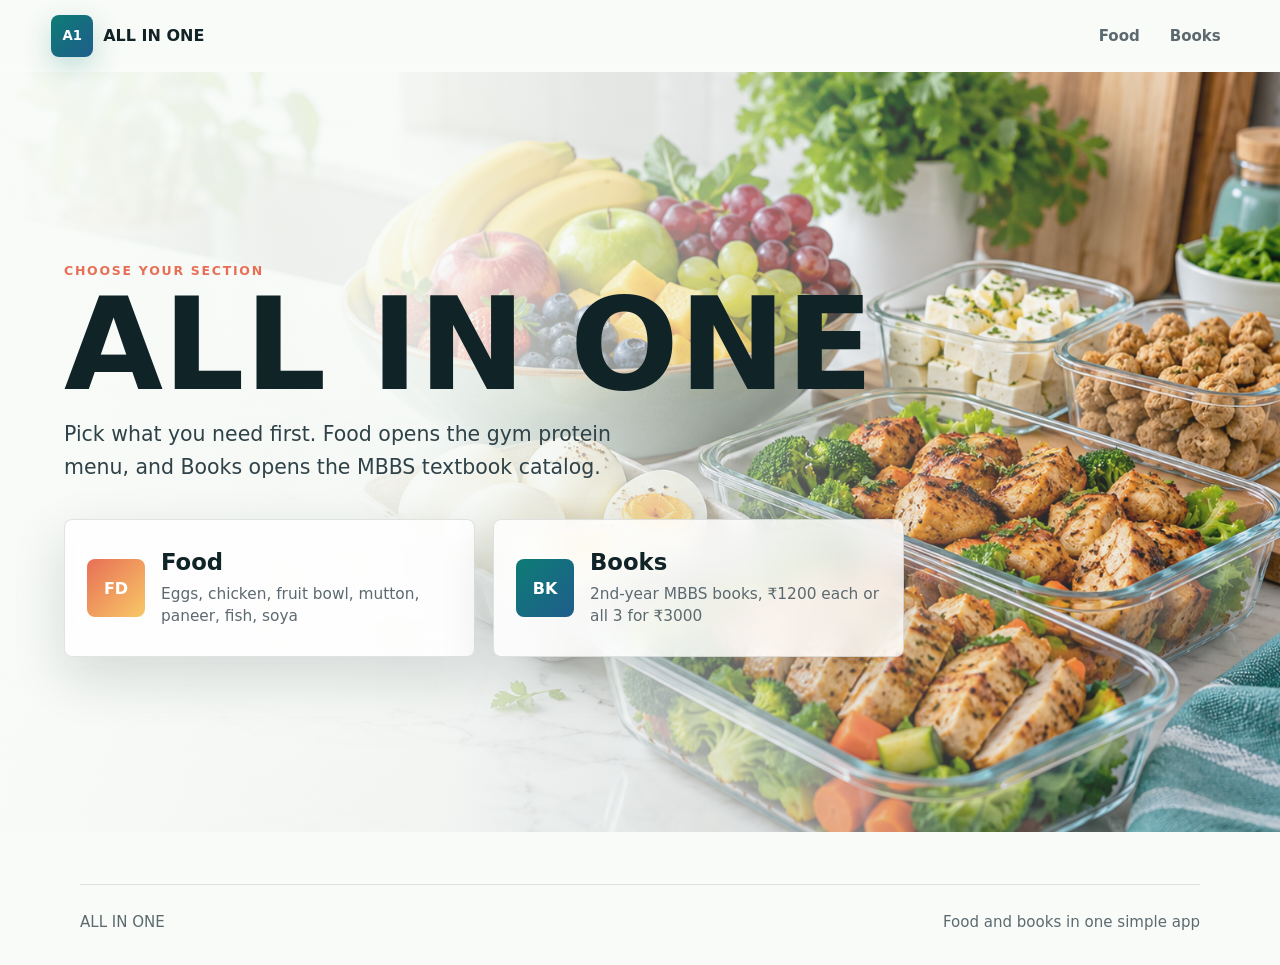
<file: index.html>
<!DOCTYPE html>
<html lang="en">
  <head>
    <meta charset="UTF-8" />
    <meta name="viewport" content="width=device-width, initial-scale=1.0" />
    <title>ALL IN ONE | Choose Food or Books</title>
    <meta
      name="description"
      content="ALL IN ONE app for gym protein food orders and second-year MBBS book bookings."
    />
    <link rel="stylesheet" href="styles.css" />
  </head>
  <body>
    <header class="site-header" aria-label="ALL IN ONE header">
      <a class="brand" href="index.html" aria-label="ALL IN ONE home">
        <span class="brand-mark">A1</span>
        <span>ALL IN ONE</span>
      </a>
      <nav class="nav-actions" aria-label="Primary pages">
        <a href="food.html">Food</a>
        <a href="books.html">Books</a>
      </nav>
    </header>

    <main>
      <section class="landing-hero" aria-label="Choose a section">
        <img
          class="hero-image"
          src="assets/food-hero.png"
          alt="Fresh fruit bowl, boiled eggs, and grilled chicken meal prep"
        />
        <div class="hero-overlay" aria-hidden="true"></div>
        <div class="landing-content">
          <p class="eyebrow">Choose Your Section</p>
          <h1>ALL IN ONE</h1>
          <p class="hero-copy">
            Pick what you need first. Food opens the gym protein menu, and Books opens the MBBS textbook catalog.
          </p>

          <div class="choice-grid" aria-label="Available sections">
            <a class="choice-card food-choice" href="food.html">
              <span class="choice-icon">FD</span>
              <span>
                <strong>Food</strong>
                <small>Eggs, chicken, fruit bowl, mutton, paneer, fish, soya</small>
              </span>
            </a>
            <a class="choice-card book-choice" href="books.html">
              <span class="choice-icon">BK</span>
              <span>
                <strong>Books</strong>
                <small>2nd-year MBBS books, ₹1200 each or all 3 for ₹3000</small>
              </span>
            </a>
          </div>
        </div>
      </section>
    </main>

    <footer class="site-footer">
      <span>ALL IN ONE</span>
      <span>Food and books in one simple app</span>
    </footer>
  </body>
</html>
</file>
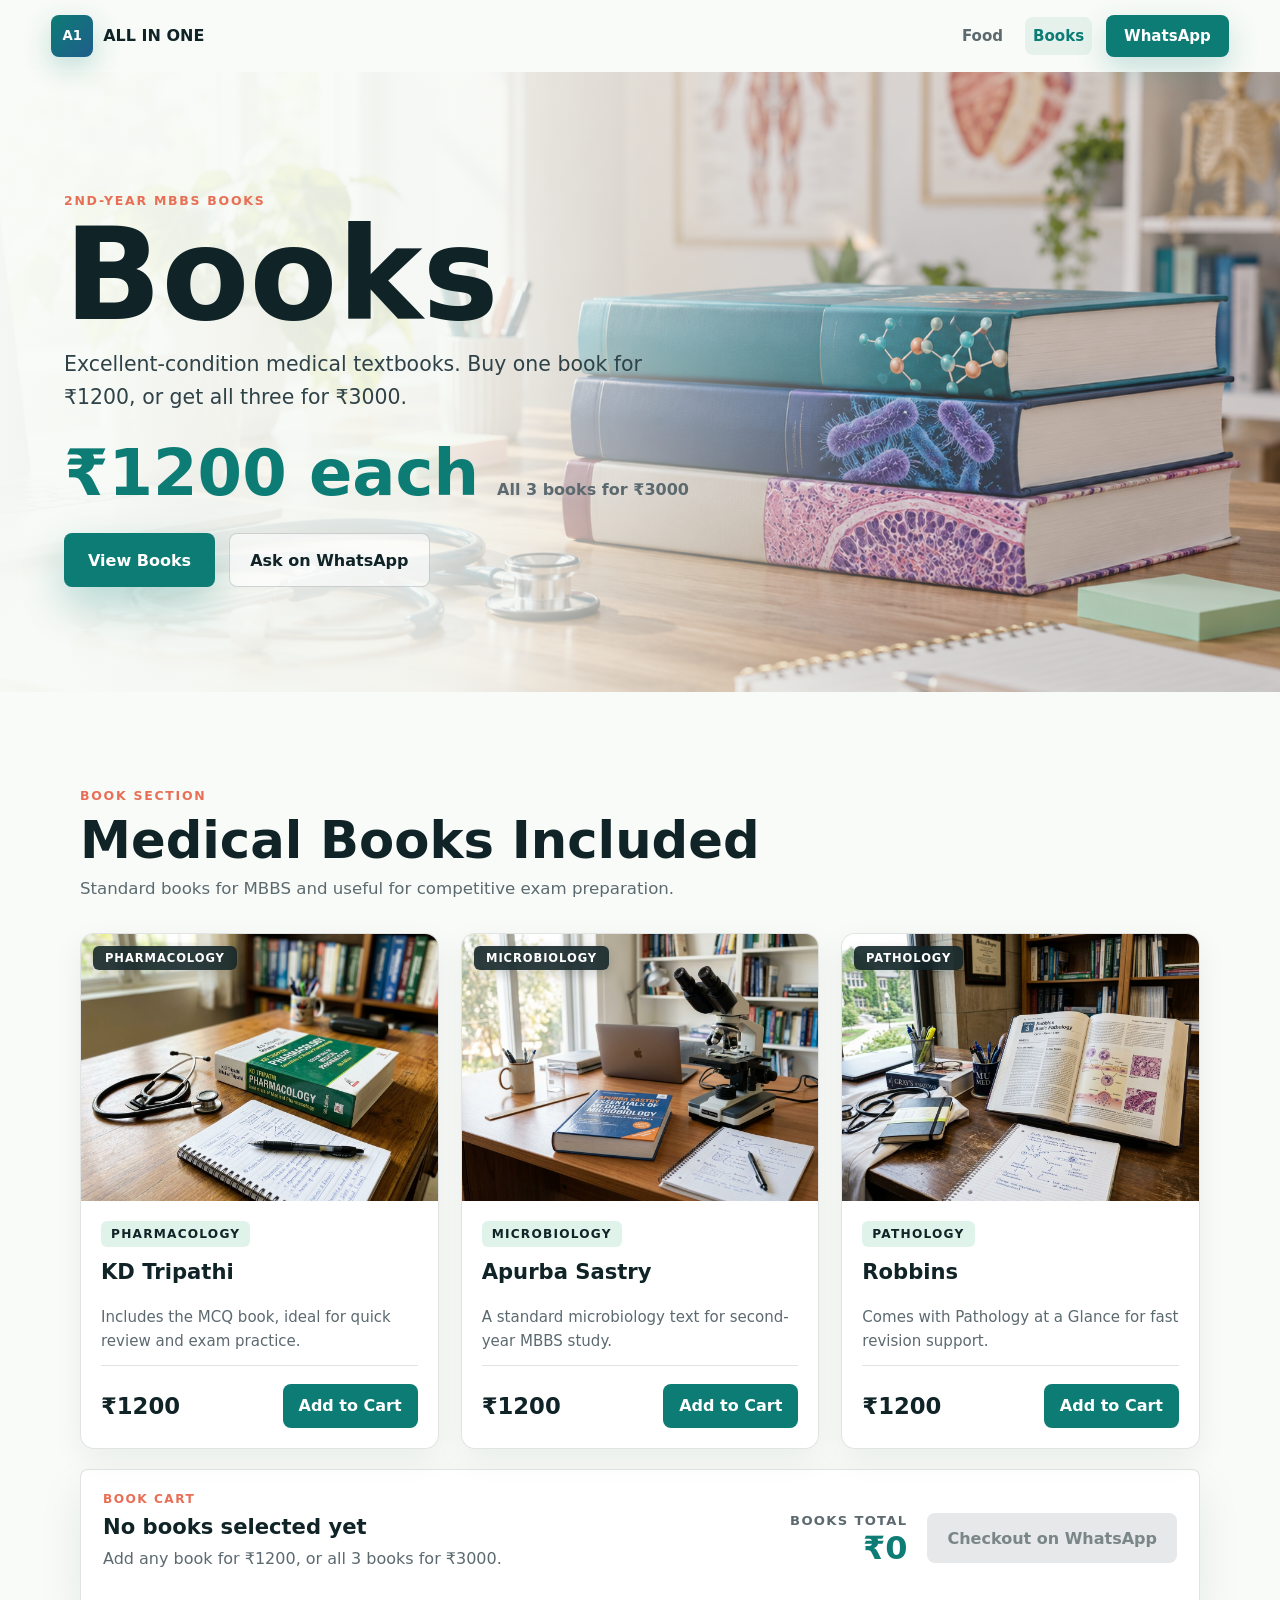
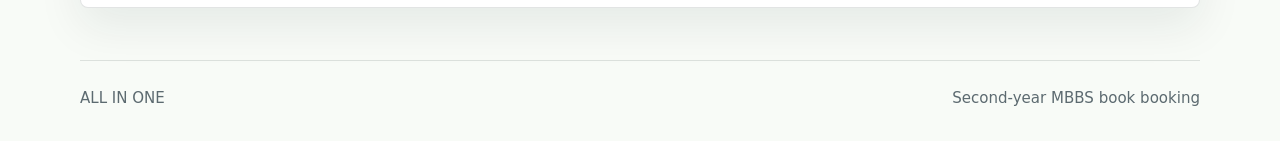
<file: books.html>
<!DOCTYPE html>
<html lang="en">
  <head>
    <meta charset="UTF-8" />
    <meta name="viewport" content="width=device-width, initial-scale=1.0" />
    <title>ALL IN ONE | MBBS Books</title>
    <meta
      name="description"
      content="Second-year MBBS books: KD Tripathi, Apurba Sastry, and Robbins. Book through WhatsApp."
    />
    <link rel="stylesheet" href="styles.css" />
  </head>
  <body data-page="books">
    <header class="site-header" aria-label="ALL IN ONE books header">
      <a class="brand" href="index.html" aria-label="ALL IN ONE home">
        <span class="brand-mark">A1</span>
        <span>ALL IN ONE</span>
      </a>
      <nav class="nav-actions" aria-label="Primary pages">
        <a href="food.html">Food</a>
        <a class="active" href="books.html">Books</a>
        <a class="nav-button js-whatsapp-link" href="#">WhatsApp</a>
      </nav>
    </header>

    <main>
      <section class="hero page-hero" aria-label="Books hero">
        <img
          class="hero-image"
          src="assets/medico-books-hero.png"
          alt="A neat study desk with stacked medical textbooks and a stethoscope"
        />
        <div class="hero-overlay" aria-hidden="true"></div>
        <div class="hero-content">
          <p class="eyebrow">2nd-Year MBBS Books</p>
          <h1>Books</h1>
          <p class="hero-copy">
            Excellent-condition medical textbooks. Buy one book for ₹1200, or get all three for ₹3000.
          </p>
          <div class="hero-price" aria-label="Book prices">
            <span class="price">₹1200 each</span>
            <span class="compare">All 3 books for ₹3000</span>
          </div>
          <div class="hero-actions">
            <a class="primary-action" href="#books-menu">View Books</a>
            <a class="secondary-action js-whatsapp-link" href="#">Ask on WhatsApp</a>
          </div>
        </div>
      </section>

      <section class="catalog-section" id="books-menu" aria-labelledby="books-title">
        <div class="section-heading">
          <p class="eyebrow">Book Section</p>
          <h2 id="books-title">Medical Books Included</h2>
          <p class="section-copy">Standard books for MBBS and useful for competitive exam preparation.</p>
        </div>

        <div class="book-grid">
          <article class="book-card">
            <div class="book-media">
              <img src="assets/book-pharmacology.jpg" alt="KD Tripathi Pharmacology" class="book-img" loading="lazy" />
              <span class="book-badge">Pharmacology</span>
            </div>
            <div class="book-details">
              <p class="subject">Pharmacology</p>
              <h3>KD Tripathi</h3>
              <p>Includes the MCQ book, ideal for quick review and exam practice.</p>
              <div class="book-buy-row">
                <span class="book-price">₹1200</span>
                <button class="cart-button js-cart-toggle" type="button" data-book-id="kd-tripathi">Add to Cart</button>
              </div>
            </div>
          </article>

          <article class="book-card">
            <div class="book-media">
              <img src="assets/book-microbiology.jpg" alt="Apurba Sastry Microbiology" class="book-img" loading="lazy" />
              <span class="book-badge">Microbiology</span>
            </div>
            <div class="book-details">
              <p class="subject">Microbiology</p>
              <h3>Apurba Sastry</h3>
              <p>A standard microbiology text for second-year MBBS study.</p>
              <div class="book-buy-row">
                <span class="book-price">₹1200</span>
                <button class="cart-button js-cart-toggle" type="button" data-book-id="apurba-sastry">Add to Cart</button>
              </div>
            </div>
          </article>

          <article class="book-card">
            <div class="book-media">
              <img src="assets/book-pathology.jpg" alt="Robbins Pathology" class="book-img" loading="lazy" />
              <span class="book-badge">Pathology</span>
            </div>
            <div class="book-details">
              <p class="subject">Pathology</p>
              <h3>Robbins</h3>
              <p>Comes with Pathology at a Glance for fast revision support.</p>
              <div class="book-buy-row">
                <span class="book-price">₹1200</span>
                <button class="cart-button js-cart-toggle" type="button" data-book-id="robbins">Add to Cart</button>
              </div>
            </div>
          </article>
        </div>

        <aside class="cart-panel" aria-label="Books cart summary">
          <div>
            <div class="cart-header-row">
              <p class="cart-label">Book Cart</p>
              <button type="button" class="cart-clear-btn" id="cart-clear-btn" style="display: none;" aria-label="Clear all books">Clear all</button>
            </div>
            <h3 id="cart-title">No books selected yet</h3>
            <p class="cart-note" id="cart-note">Add any book for ₹1200, or all 3 books for ₹3000.</p>
            <ul class="cart-items" id="cart-items"></ul>
          </div>
          <div class="cart-total" aria-live="polite">
            <span id="cart-total-label">Books Total</span>
            <strong id="cart-total">₹0</strong>
          </div>
          <a class="cart-checkout js-whatsapp-link" href="#" aria-disabled="true">Checkout on WhatsApp</a>
        </aside>
      </section>
    </main>

    <footer class="site-footer">
      <span>ALL IN ONE</span>
      <span>Second-year MBBS book booking</span>
    </footer>

    <script src="script.js"></script>
  </body>
</html>
</file>
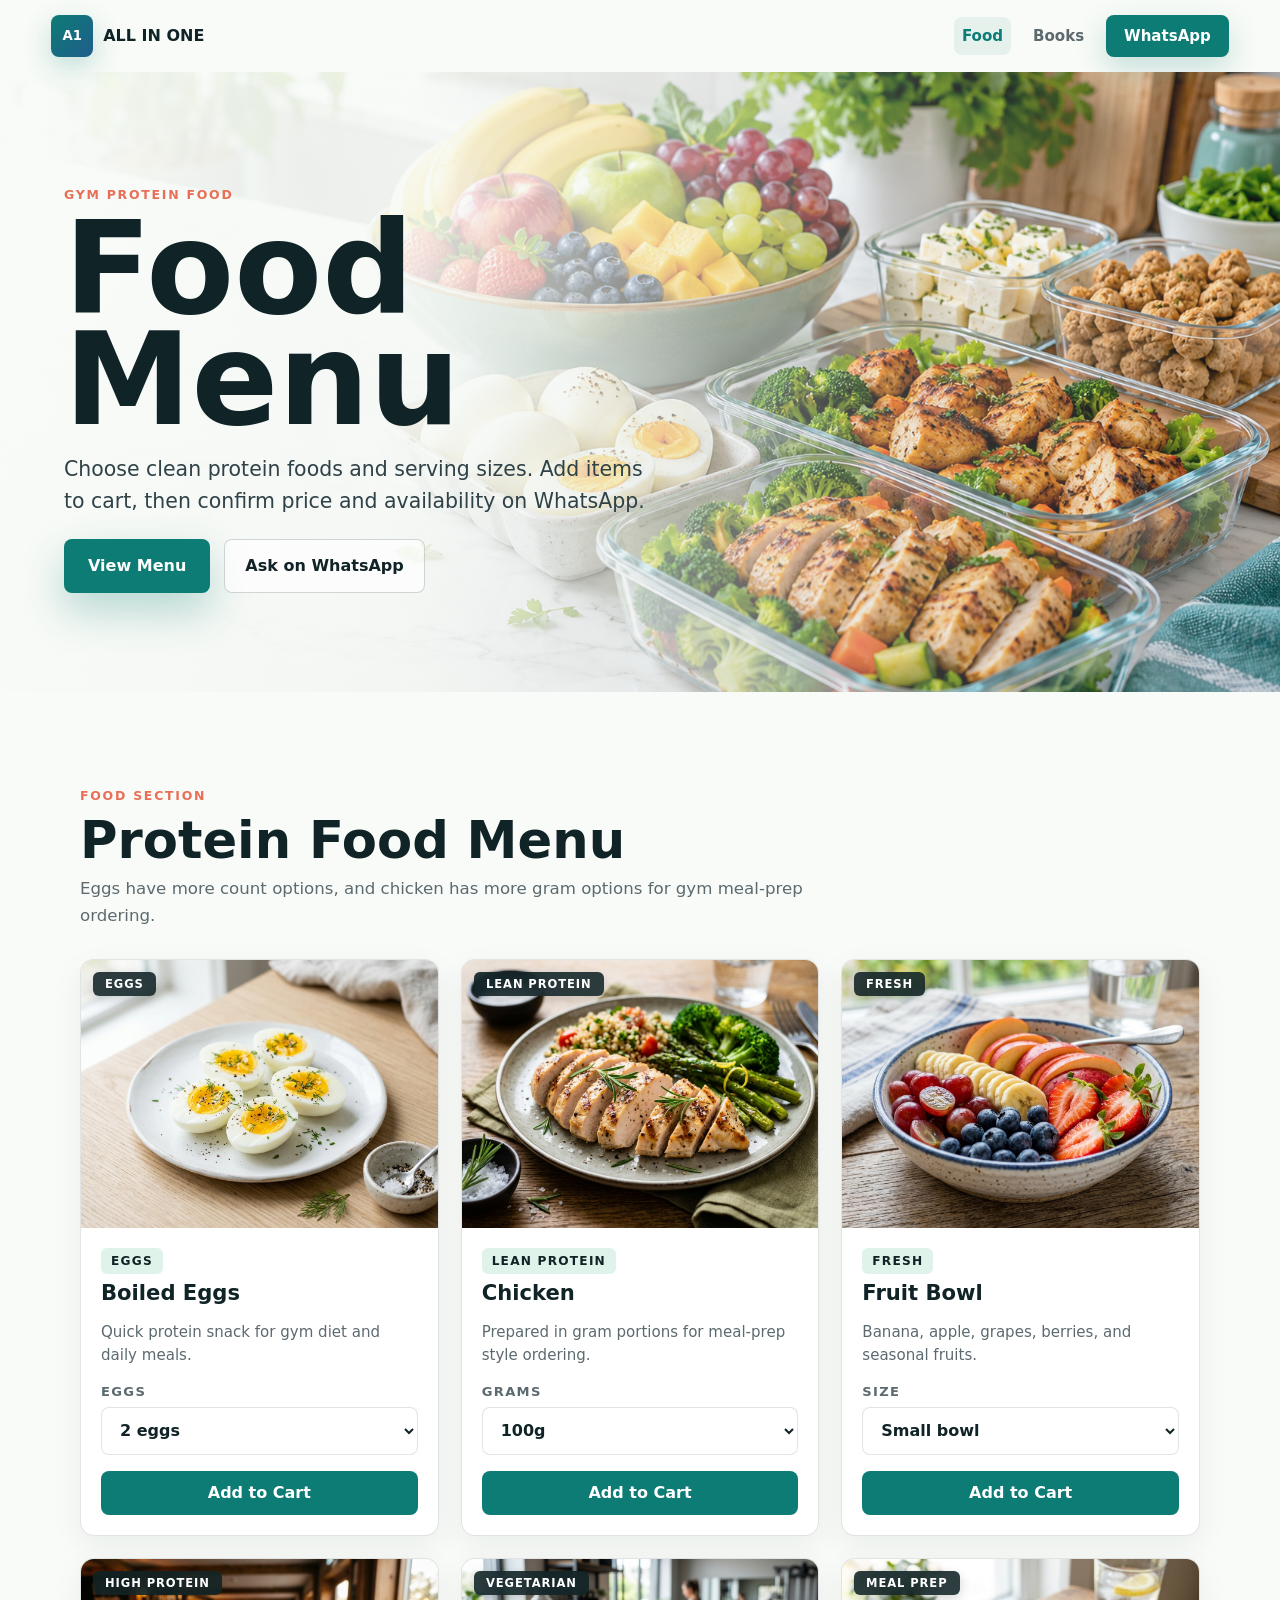
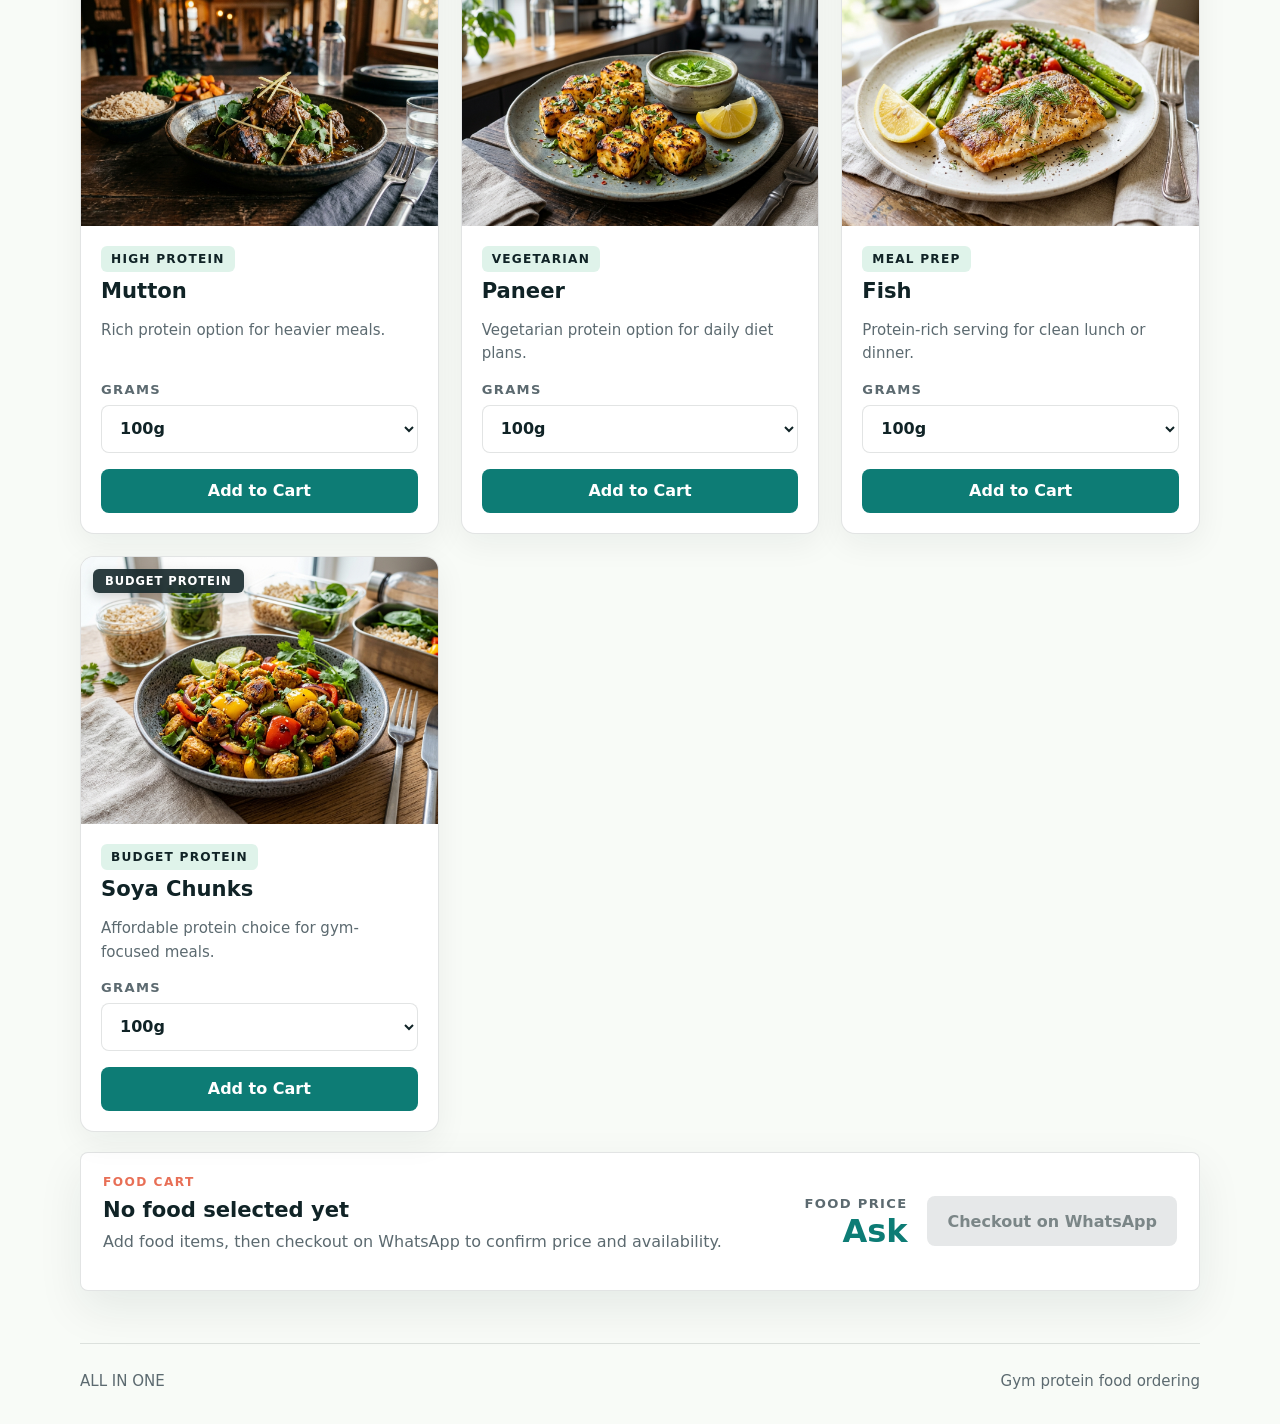
<file: food.html>
<!DOCTYPE html>
<html lang="en">
  <head>
    <meta charset="UTF-8" />
    <meta name="viewport" content="width=device-width, initial-scale=1.0" />
    <title>ALL IN ONE | Gym Protein Food</title>
    <meta
      name="description"
      content="Order gym protein foods like boiled eggs, chicken, fruit bowl, mutton, paneer, fish, and soya through WhatsApp."
    />
    <link rel="stylesheet" href="styles.css" />
  </head>
  <body data-page="food">
    <header class="site-header" aria-label="ALL IN ONE food header">
      <a class="brand" href="index.html" aria-label="ALL IN ONE home">
        <span class="brand-mark">A1</span>
        <span>ALL IN ONE</span>
      </a>
      <nav class="nav-actions" aria-label="Primary pages">
        <a class="active" href="food.html">Food</a>
        <a href="books.html">Books</a>
        <a class="nav-button js-whatsapp-link" href="#">WhatsApp</a>
      </nav>
    </header>

    <main>
      <section class="hero page-hero" aria-label="Gym food hero">
        <img
          class="hero-image"
          src="assets/food-hero.png"
          alt="Fruit bowl, boiled eggs, and grilled chicken meal prep"
        />
        <div class="hero-overlay" aria-hidden="true"></div>
        <div class="hero-content">
          <p class="eyebrow">Gym Protein Food</p>
          <h1>Food Menu</h1>
          <p class="hero-copy">
            Choose clean protein foods and serving sizes. Add items to cart, then confirm price and availability on WhatsApp.
          </p>
          <div class="hero-actions">
            <a class="primary-action" href="#food-menu">View Menu</a>
            <a class="secondary-action js-whatsapp-link" href="#">Ask on WhatsApp</a>
          </div>
        </div>
      </section>

      <section class="catalog-section" id="food-menu" aria-labelledby="food-title">
        <div class="section-heading">
          <p class="eyebrow">Food Section</p>
          <h2 id="food-title">Protein Food Menu</h2>
          <p class="section-copy">
            Eggs have more count options, and chicken has more gram options for gym meal-prep ordering.
          </p>
        </div>

        <div class="food-grid">
          <article class="food-card" data-food-name="Boiled Eggs">
            <div class="food-media">
              <img src="assets/food-boiled-eggs.jpg" alt="Boiled Eggs" class="food-img" loading="lazy" />
              <span class="food-badge">Eggs</span>
            </div>
            <div class="food-body">
              <div>
                <p class="subject">Eggs</p>
                <h3>Boiled Eggs</h3>
                <p>Quick protein snack for gym diet and daily meals.</p>
              </div>
              <label>
                Eggs
                <select class="food-serving">
                  <option>2 eggs</option>
                  <option>4 eggs</option>
                  <option>6 eggs</option>
                  <option>8 eggs</option>
                  <option>10 eggs</option>
                  <option>12 eggs</option>
                  <option>15 eggs</option>
                  <option>30 eggs</option>
                </select>
              </label>
              <button class="cart-button js-food-add" type="button">Add to Cart</button>
            </div>
          </article>

          <article class="food-card" data-food-name="Chicken">
            <div class="food-media">
              <img src="assets/food-chicken.jpg" alt="Chicken Breast" class="food-img" loading="lazy" />
              <span class="food-badge">Lean Protein</span>
            </div>
            <div class="food-body">
              <div>
                <p class="subject">Lean Protein</p>
                <h3>Chicken</h3>
                <p>Prepared in gram portions for meal-prep style ordering.</p>
              </div>
              <label>
                Grams
                <select class="food-serving">
                  <option>100g</option>
                  <option>150g</option>
                  <option>200g</option>
                  <option>250g</option>
                  <option>300g</option>
                  <option>500g</option>
                  <option>750g</option>
                  <option>1kg</option>
                </select>
              </label>
              <button class="cart-button js-food-add" type="button">Add to Cart</button>
            </div>
          </article>

          <article class="food-card" data-food-name="Fruit Bowl">
            <div class="food-media">
              <img src="assets/food-fruit-bowl.jpg" alt="Fresh Fruit Bowl" class="food-img" loading="lazy" />
              <span class="food-badge">Fresh</span>
            </div>
            <div class="food-body">
              <div>
                <p class="subject">Fresh</p>
                <h3>Fruit Bowl</h3>
                <p>Banana, apple, grapes, berries, and seasonal fruits.</p>
              </div>
              <label>
                Size
                <select class="food-serving">
                  <option>Small bowl</option>
                  <option>Medium bowl</option>
                  <option>Large bowl</option>
                </select>
              </label>
              <button class="cart-button js-food-add" type="button">Add to Cart</button>
            </div>
          </article>

          <article class="food-card" data-food-name="Mutton">
            <div class="food-media">
              <img src="assets/food-mutton.jpg" alt="Tender Mutton Meal" class="food-img" loading="lazy" />
              <span class="food-badge">High Protein</span>
            </div>
            <div class="food-body">
              <div>
                <p class="subject">High Protein</p>
                <h3>Mutton</h3>
                <p>Rich protein option for heavier meals.</p>
              </div>
              <label>
                Grams
                <select class="food-serving">
                  <option>100g</option>
                  <option>250g</option>
                  <option>500g</option>
                  <option>750g</option>
                  <option>1kg</option>
                </select>
              </label>
              <button class="cart-button js-food-add" type="button">Add to Cart</button>
            </div>
          </article>

          <article class="food-card" data-food-name="Paneer">
            <div class="food-media">
              <img src="assets/food-paneer.jpg" alt="Grilled Paneer Cubes" class="food-img" loading="lazy" />
              <span class="food-badge">Vegetarian</span>
            </div>
            <div class="food-body">
              <div>
                <p class="subject">Vegetarian</p>
                <h3>Paneer</h3>
                <p>Vegetarian protein option for daily diet plans.</p>
              </div>
              <label>
                Grams
                <select class="food-serving">
                  <option>100g</option>
                  <option>250g</option>
                  <option>500g</option>
                  <option>750g</option>
                  <option>1kg</option>
                </select>
              </label>
              <button class="cart-button js-food-add" type="button">Add to Cart</button>
            </div>
          </article>

          <article class="food-card" data-food-name="Fish">
            <div class="food-media">
              <img src="assets/food-fish.jpg" alt="Seared Fish Fillet" class="food-img" loading="lazy" />
              <span class="food-badge">Meal Prep</span>
            </div>
            <div class="food-body">
              <div>
                <p class="subject">Meal Prep</p>
                <h3>Fish</h3>
                <p>Protein-rich serving for clean lunch or dinner.</p>
              </div>
              <label>
                Grams
                <select class="food-serving">
                  <option>100g</option>
                  <option>250g</option>
                  <option>500g</option>
                  <option>750g</option>
                  <option>1kg</option>
                </select>
              </label>
              <button class="cart-button js-food-add" type="button">Add to Cart</button>
            </div>
          </article>

          <article class="food-card" data-food-name="Soya Chunks">
            <div class="food-media">
              <img src="assets/food-soya-chunks.jpg" alt="Soya Chunks Meal" class="food-img" loading="lazy" />
              <span class="food-badge">Budget Protein</span>
            </div>
            <div class="food-body">
              <div>
                <p class="subject">Budget Protein</p>
                <h3>Soya Chunks</h3>
                <p>Affordable protein choice for gym-focused meals.</p>
              </div>
              <label>
                Grams
                <select class="food-serving">
                  <option>100g</option>
                  <option>250g</option>
                  <option>500g</option>
                  <option>750g</option>
                  <option>1kg</option>
                </select>
              </label>
              <button class="cart-button js-food-add" type="button">Add to Cart</button>
            </div>
          </article>
        </div>

        <aside class="cart-panel" aria-label="Food cart summary">
          <div>
            <div class="cart-header-row">
              <p class="cart-label">Food Cart</p>
              <button type="button" class="cart-clear-btn" id="cart-clear-btn" style="display: none;" aria-label="Clear all food items">Clear all</button>
            </div>
            <h3 id="cart-title">No food selected yet</h3>
            <p class="cart-note" id="cart-note">Add food items, then checkout on WhatsApp to confirm price and availability.</p>
            <ul class="cart-items" id="cart-items"></ul>
          </div>
          <div class="cart-total" aria-live="polite">
            <span id="cart-total-label">Food Price</span>
            <strong id="cart-total">Ask</strong>
          </div>
          <a class="cart-checkout js-whatsapp-link" href="#" aria-disabled="true">Checkout on WhatsApp</a>
        </aside>
      </section>
    </main>

    <footer class="site-footer">
      <span>ALL IN ONE</span>
      <span>Gym protein food ordering</span>
    </footer>

    <script src="script.js"></script>
  </body>
</html>
</file>
<file: styles.css>
:root {
  --ink: #102326;
  --muted: #5c6a70;
  --paper: #f8fbf7;
  --teal: #0d7c75;
  --mint: #dff3ea;
  --coral: #e86f56;
  --sun: #f8c867;
  --blue: #1f5d8c;
  --line: rgba(16, 35, 38, 0.12);
  --shadow: 0 24px 70px rgba(16, 35, 38, 0.16);
  font-family: Inter, ui-sans-serif, system-ui, -apple-system, BlinkMacSystemFont, "Segoe UI", sans-serif;
}

* {
  box-sizing: border-box;
}

html {
  scroll-behavior: smooth;
}

body {
  margin: 0;
  color: var(--ink);
  background: var(--paper);
  min-width: 320px;
}

a {
  color: inherit;
  text-decoration: none;
}

button,
select,
a {
  -webkit-tap-highlight-color: transparent;
}

a:focus-visible,
button:focus-visible,
select:focus-visible {
  outline: 3px solid rgba(232, 111, 86, 0.45);
  outline-offset: 3px;
}

.site-header {
  position: sticky;
  top: 0;
  z-index: 20;
  display: flex;
  align-items: center;
  justify-content: space-between;
  gap: 18px;
  min-height: 72px;
  padding: 14px clamp(18px, 4vw, 56px);
  border-bottom: 1px solid rgba(255, 255, 255, 0.26);
  background: rgba(248, 251, 247, 0.86);
  backdrop-filter: blur(18px);
}

.brand {
  display: inline-flex;
  align-items: center;
  gap: 10px;
  font-weight: 800;
  letter-spacing: 0;
  transition: transform 160ms ease;
}

.brand:hover {
  transform: translateY(-1px);
}

.brand-mark {
  display: grid;
  place-items: center;
  width: 42px;
  height: 42px;
  border-radius: 8px;
  color: #fff;
  background: linear-gradient(135deg, var(--teal), var(--blue));
  box-shadow: 0 10px 28px rgba(13, 124, 117, 0.24);
  font-size: 0.83rem;
}

.nav-actions {
  display: flex;
  align-items: center;
  gap: 14px;
  color: var(--muted);
  font-weight: 700;
  font-size: 0.94rem;
}

.nav-actions a {
  border-radius: 8px;
  transition: color 160ms ease, background 160ms ease, transform 160ms ease;
}

.nav-actions a:not(.nav-button) {
  padding: 10px 8px;
}

.nav-actions a:hover {
  color: var(--teal);
  transform: translateY(-1px);
}

.nav-actions a.active {
  color: var(--teal);
  background: rgba(13, 124, 117, 0.08);
}

.nav-button {
  display: inline-flex;
  align-items: center;
  justify-content: center;
  min-height: 42px;
  padding: 0 18px;
  border-radius: 8px;
  color: #fff;
  background: var(--teal);
  box-shadow: 0 12px 30px rgba(13, 124, 117, 0.22);
}

.nav-button:hover {
  color: #fff;
  background: #0b6d67;
  box-shadow: 0 16px 34px rgba(13, 124, 117, 0.28);
}

.hero {
  position: relative;
  min-height: min(760px, calc(100svh - 66px));
  isolation: isolate;
  overflow: hidden;
  display: grid;
  align-items: center;
  padding: clamp(44px, 7vw, 92px) clamp(18px, 5vw, 74px);
}

.landing-hero {
  position: relative;
  min-height: min(760px, calc(100svh - 66px));
  isolation: isolate;
  overflow: hidden;
  display: grid;
  align-items: center;
  padding: clamp(44px, 7vw, 92px) clamp(18px, 5vw, 74px);
}

.page-hero {
  min-height: min(620px, calc(100svh - 66px));
}

.hero-image,
.hero-overlay {
  position: absolute;
  inset: 0;
  width: 100%;
  height: 100%;
}

.hero-image {
  z-index: -3;
  object-fit: cover;
  object-position: 64% center;
}

.hero-overlay {
  z-index: -2;
  background:
    linear-gradient(90deg, rgba(248, 251, 247, 0.98) 0%, rgba(248, 251, 247, 0.88) 33%, rgba(248, 251, 247, 0.22) 69%, rgba(248, 251, 247, 0.05) 100%),
    linear-gradient(0deg, rgba(16, 35, 38, 0.1), rgba(16, 35, 38, 0.02));
}

.hero-content {
  max-width: 670px;
  padding-top: 16px;
}

.landing-content {
  max-width: 900px;
  padding-top: 16px;
}

.eyebrow {
  margin: 0 0 12px;
  color: var(--coral);
  font-size: 0.78rem;
  font-weight: 900;
  letter-spacing: 0.14em;
  text-transform: uppercase;
}

h1,
h2,
h3,
p {
  margin-top: 0;
}

h1 {
  margin-bottom: 18px;
  font-size: clamp(3.5rem, 10vw, 8.5rem);
  line-height: 0.86;
  letter-spacing: 0;
}

h2 {
  margin-bottom: 10px;
  font-size: clamp(2rem, 4vw, 3.6rem);
  line-height: 1;
  letter-spacing: 0;
}

h3 {
  margin-bottom: 10px;
  font-size: 1.32rem;
  letter-spacing: 0;
}

.hero-copy {
  max-width: 590px;
  color: #2f4248;
  font-size: clamp(1.05rem, 2vw, 1.28rem);
  line-height: 1.6;
}

.hero-price {
  display: flex;
  align-items: baseline;
  flex-wrap: wrap;
  gap: 12px 18px;
  margin: 28px 0;
}

.price {
  font-size: clamp(2.4rem, 5vw, 4.4rem);
  line-height: 1;
  font-weight: 900;
  color: var(--teal);
}

.compare {
  color: var(--muted);
  font-weight: 800;
}

.hero-actions {
  display: flex;
  align-items: center;
  flex-wrap: wrap;
  gap: 14px;
}

.choice-grid {
  display: grid;
  grid-template-columns: repeat(2, minmax(0, 1fr));
  gap: 18px;
  max-width: 840px;
  margin-top: 36px;
}

.choice-card {
  display: grid;
  grid-template-columns: auto 1fr;
  align-items: center;
  gap: 16px;
  min-height: 138px;
  padding: 22px;
  border: 1px solid rgba(16, 35, 38, 0.12);
  border-radius: 8px;
  background: rgba(255, 255, 255, 0.82);
  box-shadow: 0 20px 54px rgba(16, 35, 38, 0.14);
  backdrop-filter: blur(12px);
  transition: transform 180ms ease, box-shadow 180ms ease, border-color 180ms ease;
}

.choice-card:hover {
  transform: translateY(-4px);
  border-color: rgba(13, 124, 117, 0.28);
  box-shadow: 0 24px 64px rgba(16, 35, 38, 0.18);
}

.choice-icon {
  display: grid;
  place-items: center;
  width: 58px;
  height: 58px;
  border-radius: 8px;
  color: #fff;
  font-weight: 900;
}

.food-choice .choice-icon {
  background: linear-gradient(135deg, var(--coral), var(--sun));
}

.book-choice .choice-icon {
  background: linear-gradient(135deg, var(--teal), var(--blue));
}

.choice-card strong,
.choice-card small {
  display: block;
}

.choice-card strong {
  margin-bottom: 8px;
  font-size: 1.42rem;
}

.choice-card small {
  color: var(--muted);
  font-size: 0.96rem;
  line-height: 1.45;
}

.primary-action,
.secondary-action {
  display: inline-flex;
  align-items: center;
  justify-content: center;
  min-height: 54px;
  border-radius: 8px;
  font-weight: 900;
  transition: transform 160ms ease, box-shadow 160ms ease, background 160ms ease, border-color 160ms ease, color 160ms ease;
}

.primary-action {
  gap: 10px;
  padding: 0 24px;
  color: #fff;
  background: var(--teal);
  box-shadow: 0 18px 42px rgba(13, 124, 117, 0.28);
}

.primary-action:hover {
  transform: translateY(-2px);
  background: #0b6d67;
  box-shadow: 0 22px 50px rgba(13, 124, 117, 0.34);
}

.primary-action.dark {
  background: var(--ink);
  box-shadow: none;
}

.secondary-action {
  padding: 0 20px;
  border: 1px solid rgba(16, 35, 38, 0.18);
  background: rgba(255, 255, 255, 0.62);
  color: var(--ink);
}

.secondary-action:hover {
  transform: translateY(-2px);
  border-color: rgba(13, 124, 117, 0.36);
  background: #fff;
  box-shadow: 0 14px 32px rgba(16, 35, 38, 0.1);
}

.button-icon {
  display: inline-grid;
  place-items: center;
  width: 22px;
  height: 22px;
  flex: 0 0 auto;
}

.button-icon svg {
  display: block;
  width: 100%;
  height: 100%;
  fill: currentColor;
}

.value-strip {
  display: grid;
  grid-template-columns: repeat(3, minmax(0, 1fr));
  gap: 1px;
  width: min(1120px, calc(100% - 36px));
  margin: -44px auto 0;
  position: relative;
  z-index: 4;
  overflow: hidden;
  border-radius: 8px;
  background: var(--line);
  box-shadow: var(--shadow);
}

.value-strip div {
  min-height: 118px;
  padding: 26px;
  background: #fff;
}

.value-strip strong,
.value-strip span {
  display: block;
}

.value-strip strong {
  margin-bottom: 8px;
  font-size: 1.05rem;
}

.value-strip span {
  color: var(--muted);
  line-height: 1.45;
}

.catalog-section {
  width: min(1120px, calc(100% - 36px));
  margin: 96px auto 0;
}

.section-heading {
  max-width: 760px;
  margin-bottom: 30px;
}

.section-copy {
  margin-bottom: 0;
  color: var(--muted);
  font-size: 1.04rem;
  line-height: 1.6;
}

.books-section {
  margin-top: 72px;
}

.book-grid {
  display: grid;
  grid-template-columns: repeat(auto-fit, minmax(min(100%, 260px), 1fr));
  gap: 18px;
}

.food-grid,
.book-grid {
  display: grid;
  grid-template-columns: repeat(auto-fill, minmax(280px, 1fr));
  gap: 22px;
}

.food-card,
.book-card {
  display: flex;
  flex-direction: column;
  overflow: hidden;
  border: 1px solid var(--line);
  border-radius: 14px;
  background: #fff;
  box-shadow: 0 10px 32px rgba(16, 35, 38, 0.06);
  transition: transform 220ms ease, box-shadow 220ms ease, border-color 220ms ease;
}

.food-card:hover,
.book-card:hover {
  transform: translateY(-4px);
  border-color: rgba(13, 124, 117, 0.3);
  box-shadow: 0 20px 48px rgba(16, 35, 38, 0.12);
}

.food-media,
.book-media {
  position: relative;
  width: 100%;
  aspect-ratio: 4 / 3;
  overflow: hidden;
  background: #edf3f0;
}

.food-img,
.book-img {
  width: 100%;
  height: 100%;
  object-fit: cover;
  display: block;
  transition: transform 380ms cubic-bezier(0.16, 1, 0.3, 1);
}

.food-card:hover .food-img,
.book-card:hover .book-img {
  transform: scale(1.05);
}

.food-badge,
.book-badge {
  position: absolute;
  top: 12px;
  left: 12px;
  padding: 5px 12px;
  border-radius: 6px;
  background: rgba(16, 35, 38, 0.88);
  backdrop-filter: blur(8px);
  -webkit-backdrop-filter: blur(8px);
  color: #fff;
  font-size: 0.72rem;
  font-weight: 800;
  letter-spacing: 0.08em;
  text-transform: uppercase;
  box-shadow: 0 4px 12px rgba(0, 0, 0, 0.16);
}

.food-body {
  display: flex;
  flex-direction: column;
  flex: 1;
  padding: 20px;
  gap: 16px;
}

.food-body > div:first-child {
  display: grid;
  gap: 6px;
}

.food-card p:not(.subject) {
  margin-bottom: 0;
  color: var(--muted);
  line-height: 1.55;
  font-size: 0.94rem;
}

.food-card label {
  display: grid;
  gap: 8px;
  margin-top: auto;
  color: var(--muted);
  font-size: 0.82rem;
  font-weight: 900;
  text-transform: uppercase;
  letter-spacing: 0.1em;
}

.food-serving {
  width: 100%;
  min-height: 48px;
  padding: 0 14px;
  border: 1px solid var(--line);
  border-radius: 8px;
  color: var(--ink);
  background: #fff;
  font-family: inherit;
  font-size: 1rem;
  font-weight: 700;
  text-transform: none;
  letter-spacing: 0;
  transition: border-color 160ms ease, box-shadow 160ms ease;
  cursor: pointer;
}

.food-serving:hover,
.food-serving:focus {
  border-color: rgba(13, 124, 117, 0.5);
  box-shadow: 0 0 0 4px rgba(13, 124, 117, 0.1);
  outline: none;
}

.book-details {
  display: flex;
  flex-direction: column;
  flex: 1;
  padding: 20px;
  gap: 12px;
}

.subject {
  width: fit-content;
  margin-bottom: 0;
  padding: 6px 10px;
  border-radius: 6px;
  color: var(--ink);
  background: var(--mint);
  font-size: 0.76rem;
  font-weight: 900;
  text-transform: uppercase;
  letter-spacing: 0.1em;
}

.book-details > p:last-of-type {
  margin-bottom: 0;
  color: var(--muted);
  line-height: 1.55;
  font-size: 0.94rem;
}

.book-buy-row {
  display: flex;
  align-items: center;
  justify-content: space-between;
  gap: 12px;
  margin-top: auto;
  padding-top: 18px;
  border-top: 1px solid var(--line);
}

.book-price {
  color: var(--ink);
  font-size: 1.42rem;
  font-weight: 900;
}

.cart-button,
.cart-checkout {
  border: 0;
  border-radius: 8px;
  font: inherit;
  font-weight: 900;
  cursor: pointer;
  transition: transform 160ms ease, background 160ms ease, color 160ms ease, box-shadow 160ms ease;
}

.cart-button {
  min-height: 44px;
  padding: 0 16px;
  color: #fff;
  background: var(--teal);
}

.cart-button:hover,
.cart-checkout:hover {
  transform: translateY(-2px);
  box-shadow: 0 14px 30px rgba(16, 35, 38, 0.16);
}

.cart-button:hover {
  background: #0b6d67;
}

.cart-button.is-selected {
  color: var(--ink);
  background: var(--sun);
}

.cart-panel {
  display: grid;
  grid-template-columns: 1fr auto auto;
  align-items: center;
  gap: 20px;
  margin-top: 20px;
  padding: 22px;
  border: 1px solid var(--line);
  border-radius: 8px;
  background: #fff;
  box-shadow: 0 18px 46px rgba(16, 35, 38, 0.08);
}

.cart-header-row {
  display: flex;
  align-items: center;
  justify-content: space-between;
  gap: 12px;
  margin-bottom: 8px;
}

.cart-label {
  margin-bottom: 0;
  color: var(--coral);
  font-size: 0.76rem;
  font-weight: 900;
  letter-spacing: 0.12em;
  text-transform: uppercase;
}

.cart-clear-btn {
  display: inline-flex;
  align-items: center;
  gap: 4px;
  padding: 4px 10px;
  border: 1px solid rgba(220, 38, 38, 0.25);
  border-radius: 6px;
  background: rgba(220, 38, 38, 0.08);
  color: #dc2626;
  font-family: inherit;
  font-size: 0.76rem;
  font-weight: 700;
  cursor: pointer;
  transition: all 0.2s ease;
}

.cart-clear-btn:hover {
  background: #dc2626;
  color: #ffffff;
  border-color: #dc2626;
  box-shadow: 0 4px 12px rgba(220, 38, 38, 0.2);
}

.cart-panel h3 {
  margin-bottom: 8px;
}

.cart-note {
  margin-bottom: 0;
  color: var(--muted);
  line-height: 1.5;
}

.cart-items {
  display: grid;
  gap: 8px;
  margin: 14px 0 0;
  padding: 0;
  list-style: none;
}

.cart-items li {
  display: flex;
  align-items: center;
  justify-content: space-between;
  gap: 12px;
  padding: 8px 12px;
  border-radius: 8px;
  color: var(--ink);
  background: var(--mint);
  font-weight: 800;
  line-height: 1.35;
  transition: transform 0.15s ease, background 0.15s ease;
}

.cart-item-name {
  flex: 1;
  min-width: 0;
  word-break: break-word;
}

.cart-item-remove {
  display: inline-flex;
  align-items: center;
  gap: 6px;
  padding: 5px 10px;
  border: 1px solid rgba(220, 38, 38, 0.25);
  border-radius: 6px;
  background: #ffffff;
  color: #dc2626;
  font-family: inherit;
  font-size: 0.78rem;
  font-weight: 700;
  line-height: 1;
  cursor: pointer;
  flex-shrink: 0;
  transition: all 0.18s ease;
  box-shadow: 0 1px 3px rgba(16, 35, 38, 0.06);
}

.cart-item-remove svg {
  display: block;
  flex-shrink: 0;
}

.cart-item-remove:hover {
  background: #dc2626;
  border-color: #dc2626;
  color: #ffffff;
  transform: translateY(-1px);
  box-shadow: 0 4px 12px rgba(220, 38, 38, 0.25);
}

.cart-item-remove:active {
  transform: translateY(0);
}

.cart-total {
  display: grid;
  gap: 4px;
  min-width: 118px;
  text-align: right;
}

.cart-total span {
  color: var(--muted);
  font-size: 0.82rem;
  font-weight: 800;
  text-transform: uppercase;
  letter-spacing: 0.1em;
}

.cart-total strong {
  color: var(--teal);
  font-size: 2rem;
  line-height: 1;
}

.cart-checkout {
  display: inline-flex;
  align-items: center;
  justify-content: center;
  min-height: 50px;
  padding: 0 20px;
  color: #fff;
  background: var(--ink);
  white-space: nowrap;
}

.cart-checkout[aria-disabled="true"] {
  pointer-events: none;
  color: rgba(16, 35, 38, 0.5);
  background: rgba(16, 35, 38, 0.1);
}

.booking-section {
  display: flex;
  align-items: center;
  justify-content: space-between;
  gap: 28px;
  width: min(1120px, calc(100% - 36px));
  margin: 42px auto 0;
  padding: clamp(28px, 5vw, 52px);
  border-radius: 8px;
  color: #fff;
  background:
    linear-gradient(135deg, rgba(16, 35, 38, 0.96), rgba(13, 124, 117, 0.92)),
    radial-gradient(circle at 85% 20%, rgba(248, 200, 103, 0.42), transparent 28%);
}

.booking-copy {
  max-width: 680px;
}

.booking-copy .eyebrow {
  color: var(--sun);
}

.booking-copy p:last-child {
  margin-bottom: 0;
  color: rgba(255, 255, 255, 0.78);
  line-height: 1.6;
}

.site-footer {
  display: flex;
  align-items: center;
  justify-content: space-between;
  gap: 16px;
  width: min(1120px, calc(100% - 36px));
  margin: 52px auto 0;
  padding: 28px 0 34px;
  color: var(--muted);
  border-top: 1px solid var(--line);
  font-size: 0.94rem;
}

@media (max-width: 920px) {
  .cart-panel {
    grid-template-columns: 1fr;
    align-items: stretch;
  }

  .cart-total {
    text-align: left;
  }

  .cart-checkout {
    width: 100%;
  }
}

@media (max-width: 820px) {
  .site-header {
    min-height: 64px;
    padding-block: 12px;
  }

  .nav-actions {
    gap: 8px;
    font-size: 0.9rem;
  }

  .nav-actions a:not(.nav-button) {
    padding-inline: 7px;
  }

  .hero,
  .landing-hero,
  .page-hero {
    min-height: auto;
    padding: 58px 18px 86px;
  }

  .hero-image {
    object-position: 72% center;
  }

  .hero-overlay {
    background:
      linear-gradient(180deg, rgba(248, 251, 247, 0.98) 0%, rgba(248, 251, 247, 0.91) 55%, rgba(248, 251, 247, 0.36) 100%),
      linear-gradient(90deg, rgba(248, 251, 247, 0.96), rgba(248, 251, 247, 0.5));
  }

  h1 {
    font-size: clamp(3.2rem, 16vw, 5.8rem);
  }

  h2 {
    font-size: clamp(2rem, 8vw, 3.1rem);
  }

  .choice-grid,
  .booking-section {
    grid-template-columns: 1fr;
  }

  .value-strip {
    grid-template-columns: 1fr;
    margin-top: -44px;
  }

  .value-strip div {
    min-height: auto;
  }

  .booking-section {
    display: grid;
  }

  .catalog-section {
    margin-top: 72px;
  }
}

@media (max-width: 680px) {
  .site-header {
    flex-direction: row;
    align-items: center;
    justify-content: space-between;
    gap: 10px;
    padding: 10px 14px;
    min-height: 58px;
  }

  .brand {
    gap: 8px;
  }

  .brand-mark {
    width: 36px;
    height: 36px;
    font-size: 0.78rem;
  }

  .brand span:last-child {
    font-size: 0.92rem;
  }

  .nav-actions {
    display: flex;
    align-items: center;
    gap: 6px;
    font-size: 0.84rem;
  }

  .nav-actions a:not(.nav-button) {
    padding: 6px 8px;
  }

  .nav-button {
    min-height: 36px;
    padding: 0 12px;
    font-size: 0.8rem;
    border-radius: 6px;
  }

  .food-grid,
  .book-grid {
    grid-template-columns: 1fr;
    gap: 18px;
  }

  .food-media,
  .book-media {
    aspect-ratio: 16 / 10;
  }

  .food-card {
    padding: 0;
  }

  .food-body,
  .book-details {
    padding: 16px;
    gap: 12px;
  }

  .hero-actions,
  .choice-card,
  .primary-action,
  .secondary-action {
    width: 100%;
  }

  .choice-card {
    grid-template-columns: 1fr;
    min-height: auto;
  }

  .hero-price {
    display: grid;
    gap: 8px;
  }

  .price {
    font-size: clamp(2rem, 11vw, 3.1rem);
  }

  .book-buy-row {
    align-items: stretch;
    flex-direction: column;
  }

  .cart-button {
    width: 100%;
    min-height: 48px;
  }

  .cart-panel {
    padding: 18px;
  }

  .cart-checkout {
    width: 100%;
    min-height: 50px;
  }

  .site-footer {
    display: grid;
    gap: 8px;
    text-align: center;
  }
}

@media (max-width: 420px) {
  .hero,
  .landing-hero,
  .page-hero {
    padding-top: 36px;
    padding-bottom: 54px;
  }

  h1 {
    font-size: clamp(2.4rem, 13vw, 3.8rem);
  }

  .hero-copy,
  .section-copy {
    font-size: 0.94rem;
  }

  .catalog-section,
  .site-footer {
    width: min(100% - 24px, 1120px);
  }

  .food-card {
    padding: 0;
  }

  .food-body,
  .book-details,
  .cart-panel {
    padding: 14px;
  }

  .cart-items li {
    padding: 8px 10px;
    font-size: 0.88rem;
  }

  .cart-item-remove {
    padding: 4px 8px;
    font-size: 0.72rem;
  }
}
</file>
